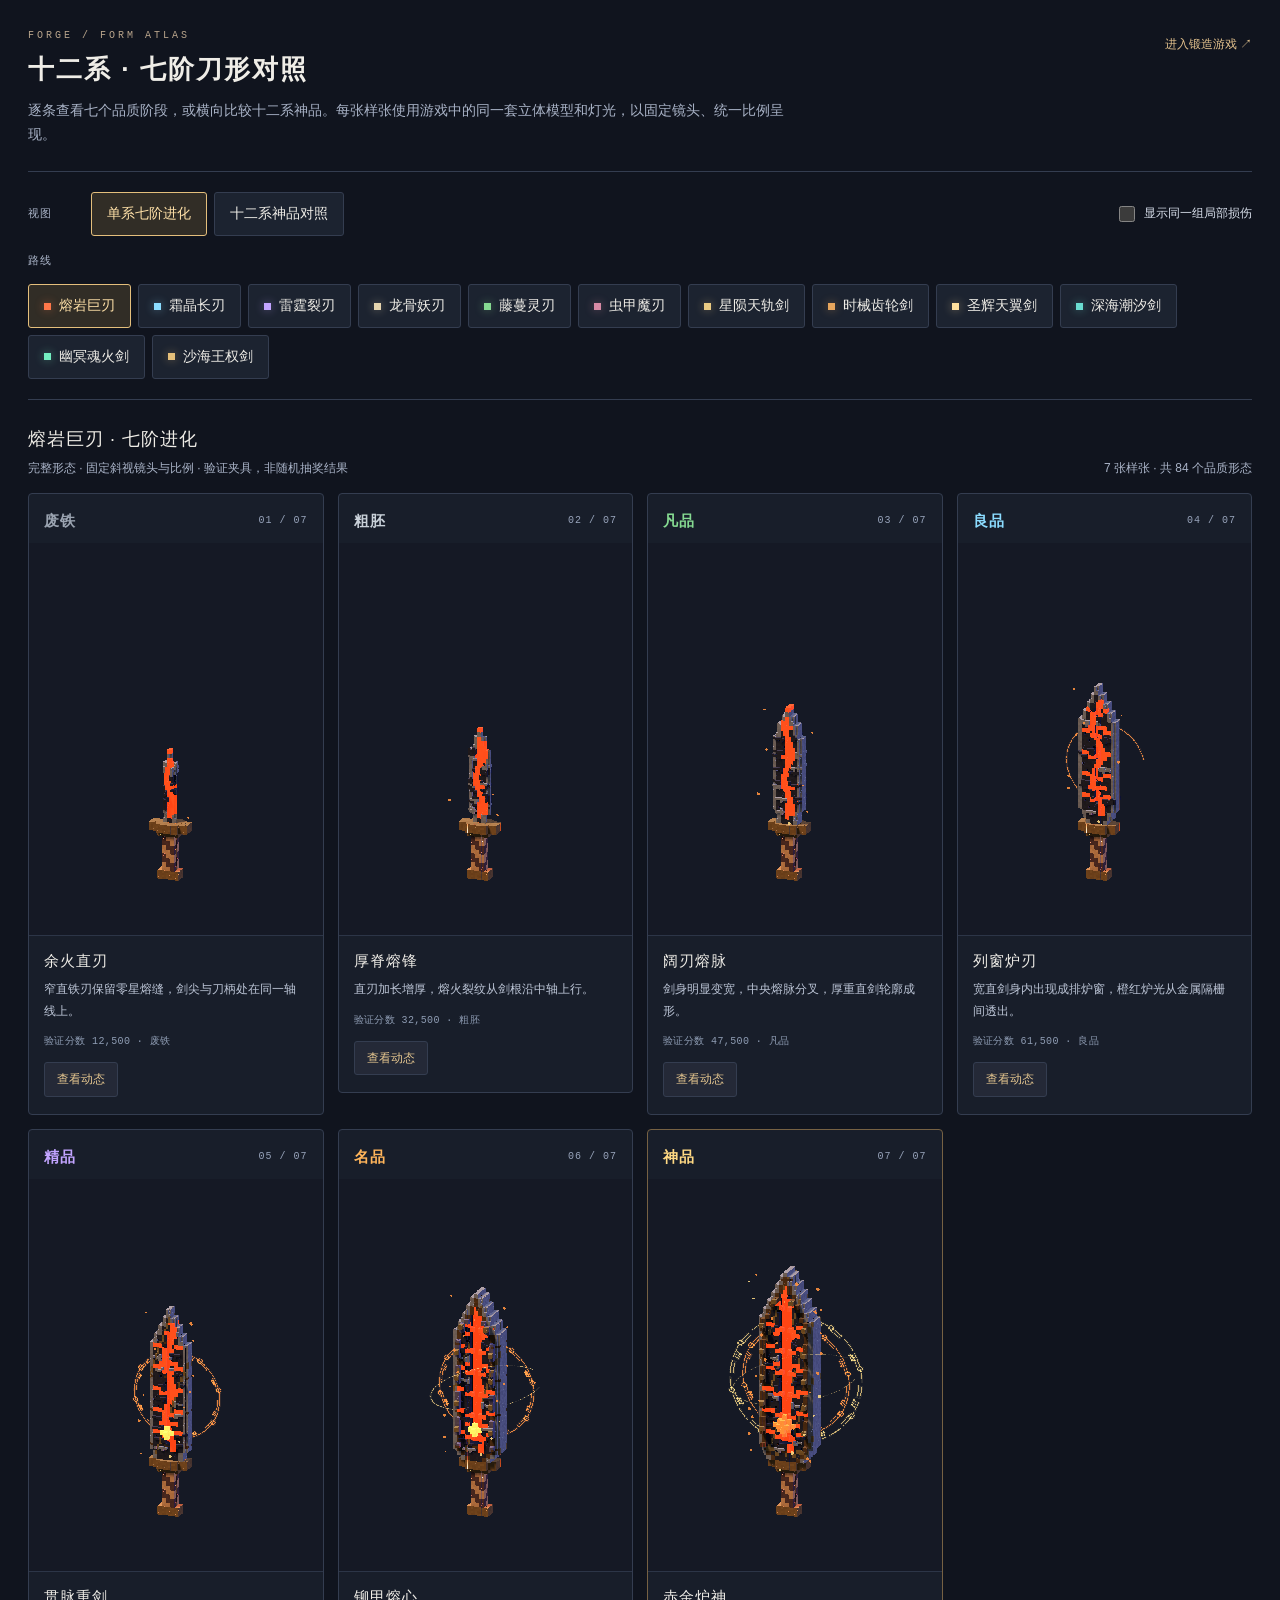
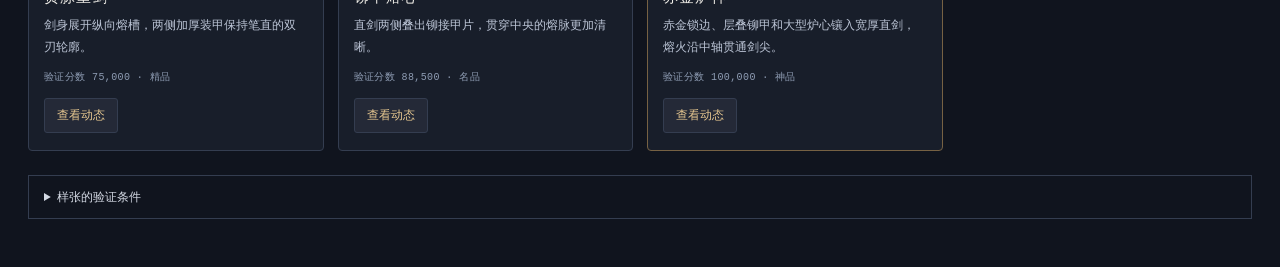
<file: verification/route-gallery.html>
<!doctype html>
<html lang="zh-CN">
<head>
  <meta charset="utf-8">
  <meta name="viewport" content="width=device-width,initial-scale=1">
  <meta name="theme-color" content="#10141e">
<title>十二系 · 七阶刀形对照</title>
  <style>
    :root{color-scheme:dark;--bg:#10141e;--panel:#181e2a;--line:#343d50;--muted:#a9b3c7;--text:#efede7;--gold:#e4bf7c}
    *{box-sizing:border-box}body{margin:0;background:var(--bg);color:var(--text);font:14px/1.7 "PingFang SC","Microsoft YaHei",sans-serif}
    button,a,input{font:inherit}button{cursor:pointer}button:focus-visible,a:focus-visible,input:focus-visible,summary:focus-visible{outline:2px solid var(--gold);outline-offset:4px}
    button{border:1px solid var(--line);color:var(--text);background:#1c2330;padding:9px 15px;border-radius:3px}
    button:hover{border-color:#8491aa}button[aria-pressed="true"]{background:#312d26;border-color:var(--gold);color:#ffe1a8}button:disabled{opacity:.45;cursor:wait}
    a{color:#e2c18d;text-decoration:none}a:hover{text-decoration:underline}
    .shell{max-width:1480px;margin:auto;padding:28px 28px 48px}.top{display:flex;align-items:flex-start;justify-content:space-between;gap:24px}
    .eyebrow{margin:0 0 4px;font:10px/1.5 "Courier New",monospace;letter-spacing:3px;color:#b9a58c}h1{margin:0;font-size:26px;letter-spacing:2px;font-weight:600}
    .intro{margin:8px 0 0;color:var(--muted);max-width:760px}.return{white-space:nowrap;font-size:12px;margin-top:6px}
    .controls{margin-top:24px;padding:20px 0;border-top:1px solid var(--line);border-bottom:1px solid var(--line);display:grid;gap:15px}
    .control-row{display:flex;align-items:center;gap:15px;flex-wrap:wrap}.control-row[hidden]{display:none}.control-label{font-size:11px;color:var(--muted);letter-spacing:1px;flex:0 0 48px}
    .button-group{display:flex;gap:7px;flex-wrap:wrap}.route-button{display:inline-flex;align-items:center;gap:8px}.route-dot{width:7px;height:7px;background:var(--dot);box-shadow:0 0 10px color-mix(in srgb,var(--dot),transparent 55%)}
    .damage-toggle{display:flex;align-items:center;gap:9px;margin-left:auto;font-size:12px;color:#d8dfeb;cursor:pointer}.damage-toggle input{accent-color:#e4bf7c;width:16px;height:16px;margin:0}
    .view-heading{display:flex;align-items:flex-end;justify-content:space-between;gap:20px;margin:24px 0 14px}h2{font-size:18px;letter-spacing:1px;margin:0;font-weight:500}.view-heading p{margin:4px 0 0;color:var(--muted);font-size:12px}.status{font-size:11px;color:var(--muted);white-space:nowrap;margin:0}
    .grid{display:grid;grid-template-columns:repeat(4,minmax(0,1fr));gap:14px;align-items:start}.grid.god{grid-template-columns:repeat(3,minmax(0,1fr))}
    .stage-card{background:var(--panel);border:1px solid var(--line);border-radius:4px;overflow:hidden;min-width:0}.stage-card.legendary{border-color:#766143}
    .card-top{padding:14px 15px 10px;display:flex;align-items:center;justify-content:space-between;gap:10px}.card-top h3{font-size:15px;margin:0;font-weight:600;letter-spacing:1px}.card-index{color:#98a4bb;font:10px "Courier New",monospace;letter-spacing:1px}
    .preview{aspect-ratio:3/4;background:#151925;position:relative;overflow:hidden}.preview img{width:100%;height:100%;display:block;object-fit:contain;image-rendering:pixelated}.preview .placeholder{position:absolute;inset:0;display:grid;place-items:center;color:#7c89a2;font-size:12px;letter-spacing:1px}.preview img:not([src]){visibility:hidden}
    .damage-badge{position:absolute;left:12px;bottom:11px;background:#302026e8;color:#ffb8a9;border:1px solid #755057;padding:3px 7px;font-size:10px;letter-spacing:1px}
    .card-copy{padding:14px 15px 17px;min-height:153px;border-top:1px solid #2c3547}.feature-label{font-size:15px;line-height:1.5;letter-spacing:1px;margin:0 0 7px}.feature-description{font-size:12px;line-height:1.8;color:#bcc5d6;margin:0}.fixture-score{margin:12px 0 0;color:#8f9db4;font:10px/1.6 "Courier New","PingFang SC",monospace;letter-spacing:.4px}.motion-button{margin-top:12px;padding:6px 12px;font-size:12px;color:#e5c68f;background:#242937}
    details{margin-top:24px;border:1px solid var(--line);padding:11px 15px;color:var(--muted);font-size:12px}summary{cursor:pointer;color:#d4d9e4}details p{margin:9px 0 0}.empty-error{padding:30px;border:1px solid #945d54;color:#ffd3c8;grid-column:1/-1}
    #render-host{position:fixed;left:-10000px;top:0;width:720px;height:960px;pointer-events:none;overflow:hidden}#render-host canvas{display:block}
    .motion-dialog{width:min(1120px,calc(100vw - 32px));max-height:calc(100dvh - 32px);margin:auto;padding:0;border:1px solid #667086;border-radius:5px;background:#111722;color:var(--text);overflow:auto;box-shadow:0 20px 100px #0009}.motion-dialog::backdrop{background:#070b14dc;backdrop-filter:blur(5px)}
    .motion-heading{display:flex;justify-content:space-between;align-items:flex-start;gap:20px;padding:18px 20px;border-bottom:1px solid var(--line)}.motion-heading h2{font-size:19px}.motion-heading p{margin:5px 0 0;color:#aab5ca;font-size:12px}.motion-heading button{flex:0 0 auto;font-size:12px;padding:7px 11px}
    #motion-host{height:min(62dvh,660px);min-height:300px;width:100%;overflow:hidden;background:#151925}#motion-host canvas{display:block;width:100%;height:100%}
    .motion-footer{display:flex;align-items:center;gap:18px;padding:15px 20px;border-top:1px solid var(--line)}.motion-footer button{flex:0 0 auto;background:#3b3023;color:#ffe3aa;border-color:#806644}.motion-footer p{font-size:12px;color:#bac5d8;margin:0}.motion-footer small{display:block;color:#8795ad;font-size:10px;margin-top:3px}
    @media(max-width:1100px){.grid{grid-template-columns:repeat(3,minmax(0,1fr))}.shell{padding:22px 20px 40px}}
    @media(max-width:850px){.grid,.grid.god{grid-template-columns:repeat(2,minmax(0,1fr))}.damage-toggle{margin-left:0}.top{gap:15px}.return{font-size:11px}.card-copy{min-height:166px}}
    @media(max-width:540px){.shell{padding:20px 14px 30px}.top{display:block}.return{display:inline-block;margin-top:12px}h1{font-size:22px}.control-label{flex-basis:100%}.control-row{gap:8px}.grid,.grid.god{grid-template-columns:1fr}.view-heading{display:block}.status{margin-top:8px}.card-copy{min-height:0}.controls{padding:16px 0}.route-button{padding:8px 10px}.motion-heading{padding:14px;gap:10px}.motion-heading h2{font-size:16px}.motion-footer{padding:13px 14px;gap:12px;align-items:flex-start}.motion-footer p{font-size:11px}.motion-dialog{width:calc(100vw - 16px);max-height:calc(100dvh - 16px)}}
  </style>
</head>
<body>
  <main class="shell">
    <header class="top">
      <div><p class="eyebrow">FORGE / FORM ATLAS</p><h1>十二系 · 七阶刀形对照</h1><p class="intro">逐条查看七个品质阶段，或横向比较十二系神品。每张样张使用游戏中的同一套立体模型和灯光，以固定镜头、统一比例呈现。</p></div>
      <a class="return" href="../web/">进入锻造游戏 ↗</a>
    </header>
    <section class="controls" aria-label="对照条件">
      <div class="control-row"><span class="control-label">视图</span><div class="button-group" id="mode-buttons"><button type="button" data-mode="tiers" aria-pressed="true">单系七阶进化</button><button type="button" data-mode="god" aria-pressed="false">十二系神品对照</button></div><label class="damage-toggle"><input type="checkbox" id="damage-toggle">显示同一组局部损伤</label></div>
      <div class="control-row" id="route-controls"><span class="control-label">路线</span><div class="button-group" id="route-buttons"></div></div>
    </section>
    <div class="view-heading"><div><h2 id="view-title">正在准备对照样张</h2><p id="view-description">验证夹具 · 指定路线与分数，不代表一次真实抽奖结果。</p></div><p class="status" id="status" role="status" aria-live="polite">初始化生产渲染器…</p></div>
    <section class="grid" id="grid" aria-label="品质阶段样张" aria-busy="true"></section>
    <details><summary>样张的验证条件</summary><p>所有样张使用同一种起始刀胚：直刃 / 缠绳柄 / 圆盘护手；固定 15 锤、成长值 18、外观种子 12345。分数为各品质区间中的代表值，神品样张取 100,000 分。受损模式固定为刃身与护手两处局部损伤。</p><p>品质与阶段文案直接读取游戏的共享定义。这里仅指定验证状态，不会保存抽奖成绩，也不会修改游戏的路线或得分概率。静态样张隐藏锻造台，便于比较刀形与法阵；每张卡片的动态预览使用游戏中的实际旋转、元素特效和落锤动画。</p></details>
  </main>
  <dialog class="motion-dialog" id="motion-dialog" aria-labelledby="motion-title" aria-describedby="motion-fixture">
    <div class="motion-heading"><div><p class="eyebrow">LIVE FORM PREVIEW / 固定状态</p><h2 id="motion-title">刀形动态预览</h2><p id="motion-fixture"></p></div><button type="button" id="motion-close" aria-label="关闭动态预览" autofocus>关闭 ×</button></div>
    <div id="motion-host" role="img" aria-label="刀形与元素特效的实时三维预览"></div>
    <div class="motion-footer"><button type="button" id="motion-strike">预览落锤</button><button type="button" id="motion-sound" aria-pressed="true" aria-label="预览音效">音效 开</button><div><p id="motion-status" role="status" aria-live="polite">成刀旋转与元素特效。</p><small>验证夹具 · 不进行随机抽奖，不保存成绩。</small></div></div>
  </dialog>
  <div id="render-host" aria-hidden="true"></div>
  <script type="module">
    import * as THREE from '../web/vendor/three.module.js';
    import { ROUTES, QUALITY_TIERS, TOTAL_HITS, MAX_SCORE, createGame, formatScore } from '../web/game.mjs';
    import { getEvolutionInfo } from '../web/evolution.mjs';
    import { ForgeScene } from '../web/scene.mjs';

    const WIDTH=720, HEIGHT=960;
    const grid=document.querySelector('#grid');
    const status=document.querySelector('#status');
    const routeButtons=document.querySelector('#route-buttons');
    const modeButtons=document.querySelector('#mode-buttons');
    const damageToggle=document.querySelector('#damage-toggle');
    const renderHost=document.querySelector('#render-host');
    const motionDialog=document.querySelector('#motion-dialog');
    const motionHost=document.querySelector('#motion-host');
    const motionStrike=document.querySelector('#motion-strike');
    const motionStatus=document.querySelector('#motion-status');
    const hash=new URLSearchParams(location.hash.slice(1));
    let selectedRoute=ROUTES.some(route=>route.id===hash.get('route'))?hash.get('route'):ROUTES[0].id;
    let mode=hash.get('mode')==='god'?'god':'tiers';
    let damaged=hash.get('damage')==='1';
    let forge, camera, renderToken=0, rendering=false;
    let previewOpen=false,previewBusy=false,previewToken=0,previewState=null,previewTrigger=null;
    const snapshots=new Map();
    const base=createGame({blade:'straight',handle:'wrap',guard:'disc'},()=>0.271828);
    const representativeScore=level=>level===QUALITY_TIERS.length-1?MAX_SCORE:Math.floor((QUALITY_TIERS[level].min+QUALITY_TIERS[level+1].min)/2);

    function fixture(route,level,withDamage=damaged){
      return {...base,route,hits:TOTAL_HITS,growth:18,score:representativeScore(level),complete:true,appearanceSeed:12345,
        damage:withDamage?[{id:'blade-sample',site:1,severity:2},{id:'guard-sample',site:4,severity:1}]:[]};
    }

    function staticPose(){
      forge.poseSword(0);
      // A constant slight oblique angle reveals depth without rotating each card.
      forge.swordPose.rotation.y=0.3;
      forge.world.visible=false;
      forge.fireLight.intensity=27;
      if(forge.effects){forge.effects.transition=null;forge.effects.update(forge.effects.clockOffset||0);}
      forge.swordPose.updateWorldMatrix(true,true);
    }

    async function prepareSharedCamera(){
      const bounds=new THREE.Box3();
      let count=0;
      // Fit all actual models AND their production rings at the same still phase.
      // This preserves one scale without cropping the newly added God-tier orbits.
      for(const route of ROUTES)for(let level=0;level<QUALITY_TIERS.length;level++){
        forge.setState(fixture(route.id,level,false),'pick');staticPose();
        bounds.union(new THREE.Box3().setFromObject(forge.swordPose));
        count++;
        if(count%QUALITY_TIERS.length===0){status.textContent='校准统一画幅 '+count+' / '+ROUTES.length*QUALITY_TIERS.length;await new Promise(resolve=>requestAnimationFrame(resolve));}
      }
      const center=bounds.getCenter(new THREE.Vector3());
      const direction=new THREE.Vector3(0.86,0.47,1.1).normalize();
      camera=new THREE.OrthographicCamera(-1,1,1,-1,0.1,100);
      camera.position.copy(center).addScaledVector(direction,24);
      camera.lookAt(center);camera.updateMatrixWorld(true);
      const projected=new THREE.Box3();
      for(const x of [bounds.min.x,bounds.max.x])for(const y of [bounds.min.y,bounds.max.y])for(const z of [bounds.min.z,bounds.max.z]){
        projected.expandByPoint(new THREE.Vector3(x,y,z).applyMatrix4(camera.matrixWorldInverse));
      }
      const size=projected.getSize(new THREE.Vector3());
      const aspect=WIDTH/HEIGHT;
      const height=Math.max(size.y,size.x/aspect)*1.14;
      camera.left=-height*aspect/2;camera.right=height*aspect/2;
      camera.top=height/2;camera.bottom=-height/2;camera.updateProjectionMatrix();
    }

    function capture(state){
      if(previewOpen)throw new Error('动态预览期间不能生成静态样张。');
      const cacheKey=[state.route,state.score,state.damage.length?'damaged':'intact'].join(':');
      if(snapshots.has(cacheKey))return snapshots.get(cacheKey);
      forge.setState(state,'pick');
      staticPose();
      forge.renderer.render(forge.scene,camera);
      const snapshot={url:forge.renderer.domElement.toDataURL('image/png'),fingerprint:forge.sword.userData.fingerprint,voxelCount:forge.sword.userData.voxelCount};
      snapshots.set(cacheKey,snapshot);
      return snapshot;
    }

    function makeCard(route,level){
      const state=fixture(route.id,level);
      const info=getEvolutionInfo(state);
      const tier=QUALITY_TIERS[level];
      const card=document.createElement('article');
      card.className='stage-card'+(info.legendary?' legendary':'');
      card.dataset.route=route.id;card.dataset.level=String(level);
      const top=document.createElement('div');top.className='card-top';
      const title=document.createElement('h3');title.style.color=mode==='god'?route.color:tier.color;
      title.textContent=mode==='god'?route.name:tier.name;
      const index=document.createElement('span');index.className='card-index';index.textContent=mode==='god'?'GOD / 07':String(level+1).padStart(2,'0')+' / 07';
      top.append(title,index);
      const preview=document.createElement('div');preview.className='preview';
      const image=document.createElement('img');image.width=WIDTH;image.height=HEIGHT;
      image.alt=route.name+' · '+tier.name+' · '+info.featureLabel+(damaged?'，两处局部损伤':'，完整形态');
      const placeholder=document.createElement('span');placeholder.className='placeholder';placeholder.textContent='正在生成模型样张…';
      preview.append(image,placeholder);
      if(damaged){const badge=document.createElement('span');badge.className='damage-badge';badge.textContent='受损样张';preview.append(badge);}
      const copy=document.createElement('div');copy.className='card-copy';
      const feature=document.createElement('p');feature.className='feature-label';feature.textContent=info.featureLabel;
      const description=document.createElement('p');description.className='feature-description';description.textContent=info.description;
      const score=document.createElement('p');score.className='fixture-score';score.textContent='验证分数 '+formatScore(state.score)+' · '+tier.name;
      const motionButton=document.createElement('button');motionButton.type='button';motionButton.className='motion-button';motionButton.textContent='查看动态';motionButton.disabled=true;
      motionButton.setAttribute('aria-label','查看'+route.name+' · '+tier.name+'的动态');
      motionButton.addEventListener('click',()=>openPreview(state,motionButton));
      copy.append(feature,description,score,motionButton);card.append(top,preview,copy);
      return {card,image,placeholder,state,motionButton};
    }

    function syncControls(){
      for(const button of routeButtons.querySelectorAll('button'))button.setAttribute('aria-pressed',String(button.dataset.route===selectedRoute));
      for(const button of modeButtons.querySelectorAll('button'))button.setAttribute('aria-pressed',String(button.dataset.mode===mode));
      damageToggle.checked=damaged;
      document.querySelector('#route-controls').hidden=mode==='god';
      const params=new URLSearchParams({route:selectedRoute,mode,damage:damaged?'1':'0'});
      history.replaceState(null,'','#'+params.toString());
    }

    async function renderCards(){
      if(!forge||!camera||previewOpen)return;
      const token=++renderToken;
      rendering=true;
      syncControls();
      const route=ROUTES.find(item=>item.id===selectedRoute);
      document.querySelector('#view-title').textContent=mode==='god'?'十二系神品 · 最终形态对照':route.name+' · 七阶进化';
      document.querySelector('#view-description').textContent=(damaged?'相同局部损伤条件':'完整形态')+' · 固定斜视镜头与比例 · 验证夹具，非随机抽奖结果';
      grid.className='grid '+mode;grid.setAttribute('aria-busy','true');
      const entries=mode==='god'?ROUTES.map(item=>makeCard(item,QUALITY_TIERS.length-1)):QUALITY_TIERS.map((_,level)=>makeCard(route,level));
      grid.replaceChildren(...entries.map(entry=>entry.card));
      try{
        for(let index=0;index<entries.length;index++){
          status.textContent='生成样张 '+(index+1)+' / '+entries.length;
          // Let controls and placeholders paint; only one shared renderer is used.
          await new Promise(resolve=>requestAnimationFrame(resolve));
          if(token!==renderToken)return;
          const entry=entries[index];const snapshot=capture(entry.state);
          entry.image.src=snapshot.url;
          entry.card.dataset.fingerprint=snapshot.fingerprint||'';
          entry.card.dataset.voxelCount=String(snapshot.voxelCount||0);
          await entry.image.decode();
          if(token!==renderToken)return;
          entry.placeholder.remove();
        }
        for(const entry of entries)entry.motionButton.disabled=false;
        status.textContent=entries.length+' 张样张 · 共 '+ROUTES.length*QUALITY_TIERS.length+' 个品质形态';
      }catch(error){
        if(token!==renderToken)return;
        status.textContent='样张生成失败，请检查页面控制台。';console.error(error);
      }finally{
        if(token===renderToken){rendering=false;grid.setAttribute('aria-busy','false');}
      }
    }

    function clearPreviewTransient(){
      if(forge.strikeState){const strike=forge.strikeState;forge.strikeState=null;strike.resolve(false);}
      forge.restHammer();
      for(const particle of forge.particles)forge.scene.remove(particle.mesh);
      forge.particles.length=0;forge.pulse=0;forge.bladeLight.intensity=3;
      if(forge.effects)forge.effects.transition=null;
      forge.previousTime=undefined;forge.hiddenAt=null;
    }

    function openPreview(state,trigger){
      if(!forge||rendering||previewOpen)return;
      renderToken++;previewToken++;previewOpen=true;previewBusy=false;previewState=state;previewTrigger=trigger;
      const info=getEvolutionInfo(state);
      document.querySelector('#motion-title').textContent=info.routeName+' · '+info.qualityName+' · '+info.featureLabel;
      document.querySelector('#motion-fixture').textContent='验证夹具 · '+formatScore(state.score)+' 分 · '+(state.damage.length?'两处局部损伤':'完整形态')+' · 使用游戏实际模型与特效';
      motionHost.setAttribute('aria-label',info.routeName+'、'+info.qualityName+'的三维动态预览');
      motionStatus.textContent=forge.motion.matches?'成刀展示已遵循系统的减少动态效果设置。':'成刀旋转与元素特效；可以预览一次从上一品质到当前品质的落锤。';
      motionStrike.disabled=false;motionStrike.textContent='预览落锤';
      forge.renderer.setAnimationLoop(null);clearPreviewTransient();
      motionDialog.showModal();
      motionHost.append(forge.renderer.domElement);forge.host=motionHost;
      forge.world.visible=true;forge.resizeObserver.observe(motionHost);forge.resize();
      forge.setState(state,'result');
      forge.frame(performance.now());
      document.addEventListener('visibilitychange',forge.visibilityHandler);
      forge.renderer.setAnimationLoop(time=>forge.frame(time));
    }

    async function previewStrike(){
      if(!previewOpen||previewBusy||!previewState)return;
      previewBusy=true;motionStrike.disabled=true;motionStrike.textContent='正在落锤…';
      const token=previewToken;
      const target=previewState;const info=getEvolutionInfo(target);
      const beforeScore=info.level>0?QUALITY_TIERS[info.level].min-1:Math.max(0,target.score-3200);
      const before={...target,hits:TOTAL_HITS-1,score:beforeScore,growth:Math.max(0,target.growth-1),complete:false,lastEvent:null};
      const event={kind:info.legendary?'awakening':info.level>0?'surge':'growth',title:info.featureLabel,description:info.description,delta:target.score-beforeScore,nominalDelta:target.score-beforeScore,hit:TOTAL_HITS,routeRevealed:false};
      const after={...target,lastEvent:event};
      clearPreviewTransient();forge.world.visible=true;forge.setState(before,'forge');
      motionStatus.textContent='固定第 14 → 15 锤：等待锤面接触后显露'+info.qualityName+'形态。';
      try{
        const completed=await forge.strike(()=>{
          if(token!==previewToken||!previewOpen)return;
          forge.setState(after,'forge');
          motionStatus.textContent='接触完成 · '+info.featureLabel+' · 进化特效播放中';
        },event);
        if(!completed||token!==previewToken||!previewOpen)return;
        forge.setState(after,'result');
        motionStatus.textContent=forge.motion.matches
          ? '落锤预览完成，'+info.qualityName+'成刀按减少动态效果设置展示。'
          : '落锤预览完成，继续查看'+info.qualityName+'成刀的旋转与特效。';
      }catch(error){
        if(token===previewToken&&previewOpen){motionStatus.textContent='落锤预览未完成，请检查页面控制台。';console.error(error);}
      }finally{
        if(token===previewToken&&previewOpen){previewBusy=false;motionStrike.disabled=false;motionStrike.textContent='再次预览落锤';}
      }
    }

    function closePreview(){
      if(!previewOpen)return;
      forge.audio.stop();
      previewOpen=false;previewToken++;previewBusy=false;
      forge.renderer.setAnimationLoop(null);
      document.removeEventListener('visibilitychange',forge.visibilityHandler);
      clearPreviewTransient();forge.resizeObserver.disconnect();
      renderHost.append(forge.renderer.domElement);forge.host=renderHost;
      forge.renderer.setSize(WIDTH,HEIGHT,false);
      forge.setState(previewState,'pick');staticPose();
      motionStrike.disabled=false;motionStrike.textContent='预览落锤';
      const focus=previewTrigger;previewState=null;previewTrigger=null;
      if(focus?.isConnected)focus.focus({preventScroll:true});
    }

    document.querySelector('#motion-close').addEventListener('click',()=>motionDialog.close());
    motionDialog.addEventListener('close',closePreview);
    motionStrike.addEventListener('click',previewStrike);
    document.querySelector('#motion-sound').addEventListener('click',event=>{
      if(!forge)return;
      forge.audio.setEnabled(!forge.audio.enabled);
      event.currentTarget.setAttribute('aria-pressed',String(forge.audio.enabled));
      event.currentTarget.textContent=forge.audio.enabled?'音效 开':'音效 关';
    });

    for(const route of ROUTES){
      const button=document.createElement('button');button.type='button';button.className='route-button';button.dataset.route=route.id;
      const dot=document.createElement('span');dot.className='route-dot';dot.style.setProperty('--dot',route.color);dot.setAttribute('aria-hidden','true');
      button.append(dot,document.createTextNode(route.name));routeButtons.append(button);
    }
    routeButtons.addEventListener('click',event=>{const button=event.target.closest('button[data-route]');if(button){selectedRoute=button.dataset.route;renderCards();}});
    modeButtons.addEventListener('click',event=>{const button=event.target.closest('button[data-mode]');if(button){mode=button.dataset.mode;renderCards();}});
    damageToggle.addEventListener('change',()=>{damaged=damageToggle.checked;renderCards();});

    async function start(){
      try{
        forge=new ForgeScene(renderHost);
        // Gallery owns still captures; do not leave the production animation loop
        // or visibility-resume hook running behind the finished static images.
        forge.renderer.setAnimationLoop(null);
        document.removeEventListener('visibilitychange',forge.visibilityHandler);
        forge.resizeObserver.disconnect();
        forge.renderer.setSize(WIDTH,HEIGHT,false);
        await prepareSharedCamera();
        await renderCards();
      }catch(error){
        status.textContent='无法建立 3D 对照视图。';grid.setAttribute('aria-busy','false');
        const message=document.createElement('p');message.className='empty-error';message.textContent='模型样张未能生成，请检查浏览器是否支持 WebGL 2，并查看控制台错误。';grid.replaceChildren(message);console.error(error);
      }
    }
    window.addEventListener('pagehide',event=>{if(!event.persisted){renderToken++;previewToken++;previewOpen=false;forge?.dispose();}});
    start();
  </script>
</body>
</html>
</file>
